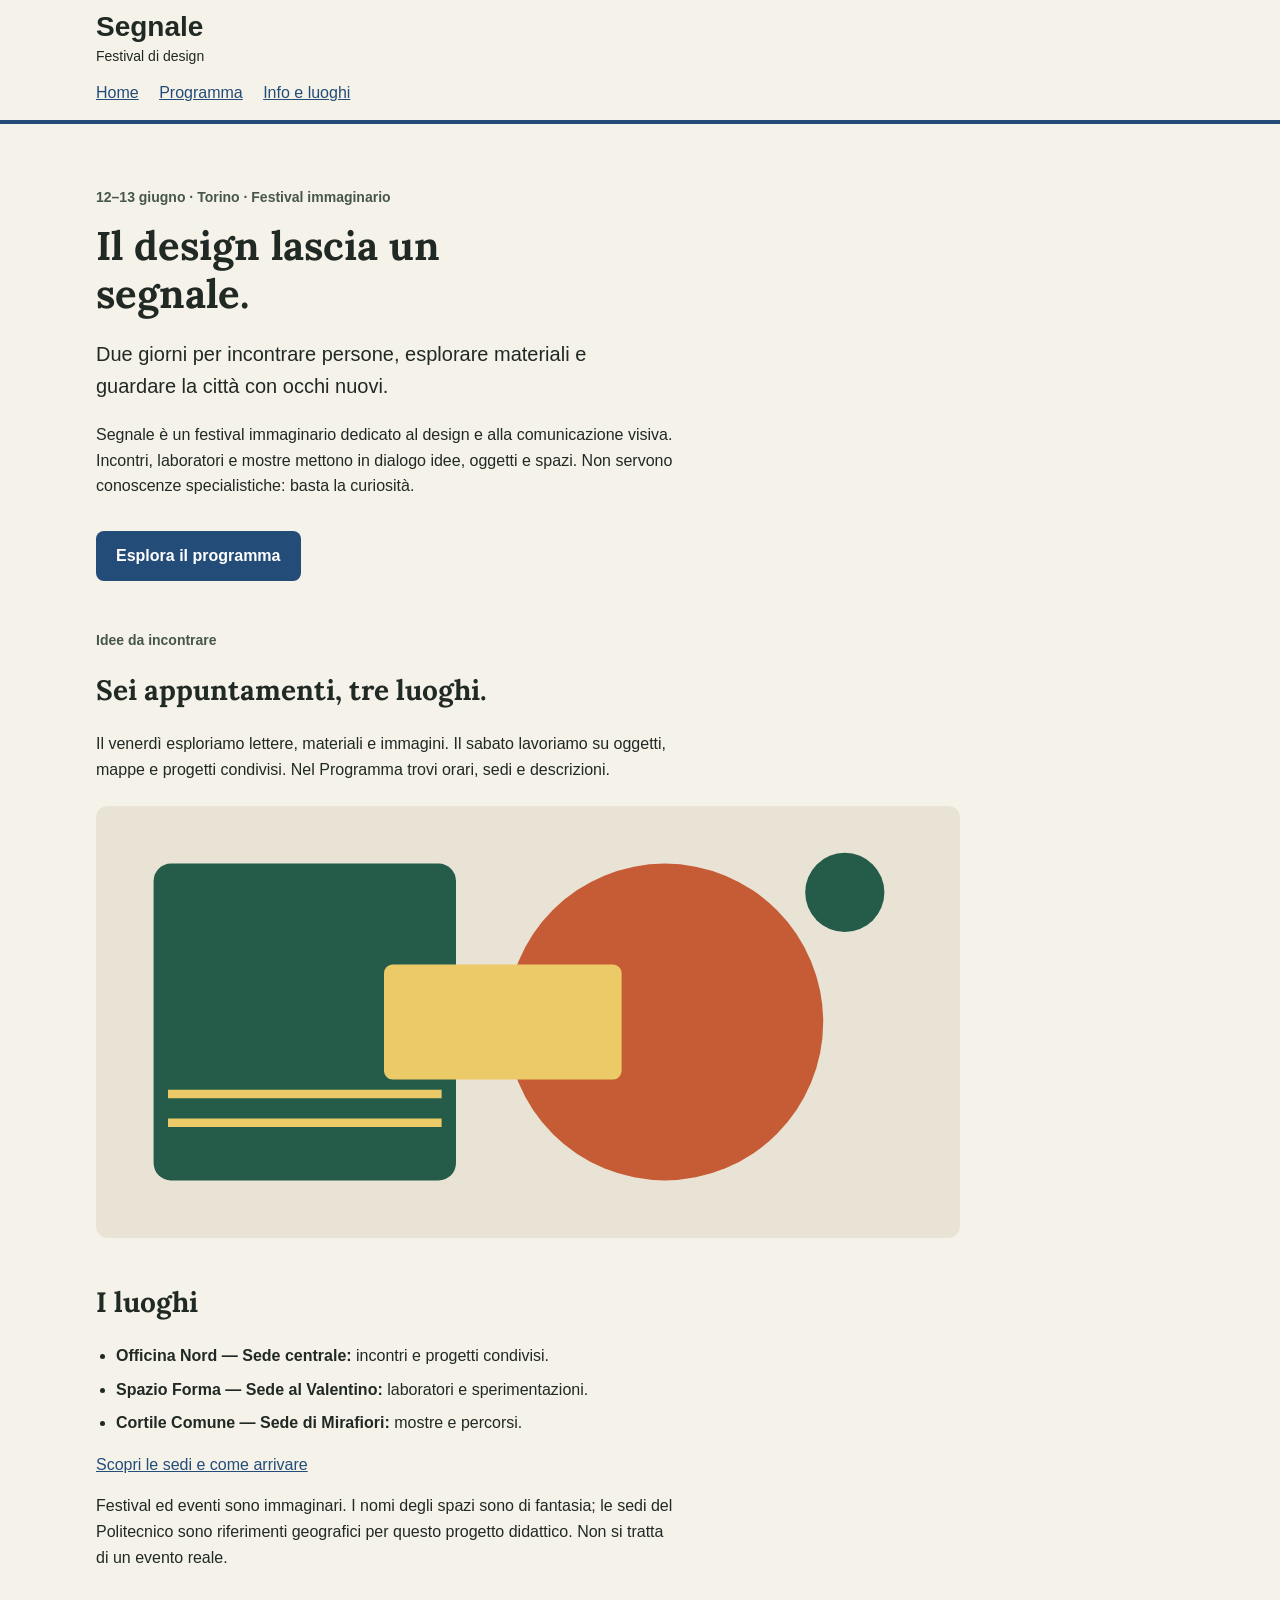
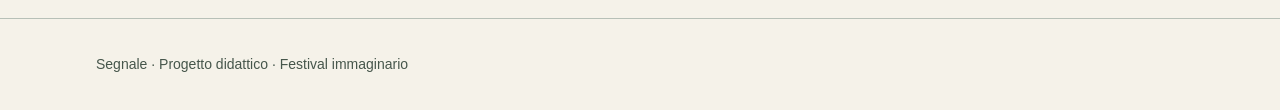
<file: index.html>
<!doctype html>
<html lang="it">
<head>
  <meta charset="utf-8">
  <meta name="viewport" content="width=device-width, initial-scale=1">
  <title>Segnale — Festival di design</title>
  <link rel="stylesheet"
    href="https://fonts.googleapis.com/css2?family=Lora:wght@400;700&amp;display=swap">
  <link rel="stylesheet" href="style.css">
</head>
<body>
  <a class="skip-link" href="#contenuto">Vai al contenuto</a>
  <header class="site-header">
    <div class="container">
      <a class="brand" href="index.html">Segnale<span>Festival di design</span></a>
      <nav>
        <a href="index.html">Home</a>
        <a href="programma.html">Programma</a>
        <a href="info.html">Info e luoghi</a>
      </nav>
    </div>
  </header>

  <main id="contenuto" class="container">
    <section class="intro">
      <p class="eyebrow">12–13 giugno · Torino · Festival immaginario</p>
      <h1 id="titolo-home">Il design lascia un segnale.</h1>
      <p class="lead">Due giorni per incontrare persone, esplorare materiali e guardare la città con occhi nuovi.</p>
      <p class="reading-text">Segnale è un festival immaginario dedicato al design e alla comunicazione visiva. Incontri, laboratori e mostre mettono in dialogo idee, oggetti e spazi. Non servono conoscenze specialistiche: basta la curiosità.</p>
      <a class="button-link" href="programma.html">Esplora il programma</a>
    </section>

    <section class="content-section">
      <p class="eyebrow">Idee da incontrare</p>
      <h2 id="titolo-festival">Sei appuntamenti, tre luoghi.</h2>
      <p class="reading-text">Il venerdì esploriamo lettere, materiali e immagini. Il sabato lavoriamo su oggetti, mappe e progetti condivisi. Nel Programma trovi orari, sedi e descrizioni.</p>
      <img class="festival-image" src="assets/festival.svg" alt="Composizione geometrica di cerchi e rettangoli nei colori del festival" width="1200" height="600">
    </section>

    <section class="content-section">
      <h2 id="titolo-luoghi">I luoghi</h2>
      <ul class="venues">
        <li><strong>Officina Nord — Sede centrale:</strong> incontri e progetti condivisi.</li>
        <li><strong>Spazio Forma — Sede al Valentino:</strong> laboratori e sperimentazioni.</li>
        <li><strong>Cortile Comune — Sede di Mirafiori:</strong> mostre e percorsi.</li>
      </ul>
      <p><a href="info.html">Scopri le sedi e come arrivare</a></p>
      <p class="reading-text">Festival ed eventi sono immaginari. I nomi degli spazi sono di fantasia; le sedi del Politecnico sono riferimenti geografici per questo progetto didattico. Non si tratta di un evento reale.</p>
    </section>
  </main>

  <footer class="site-footer"><div class="container"><p>Segnale · Progetto didattico · Festival immaginario</p></div></footer>
</body>
</html>
</file>
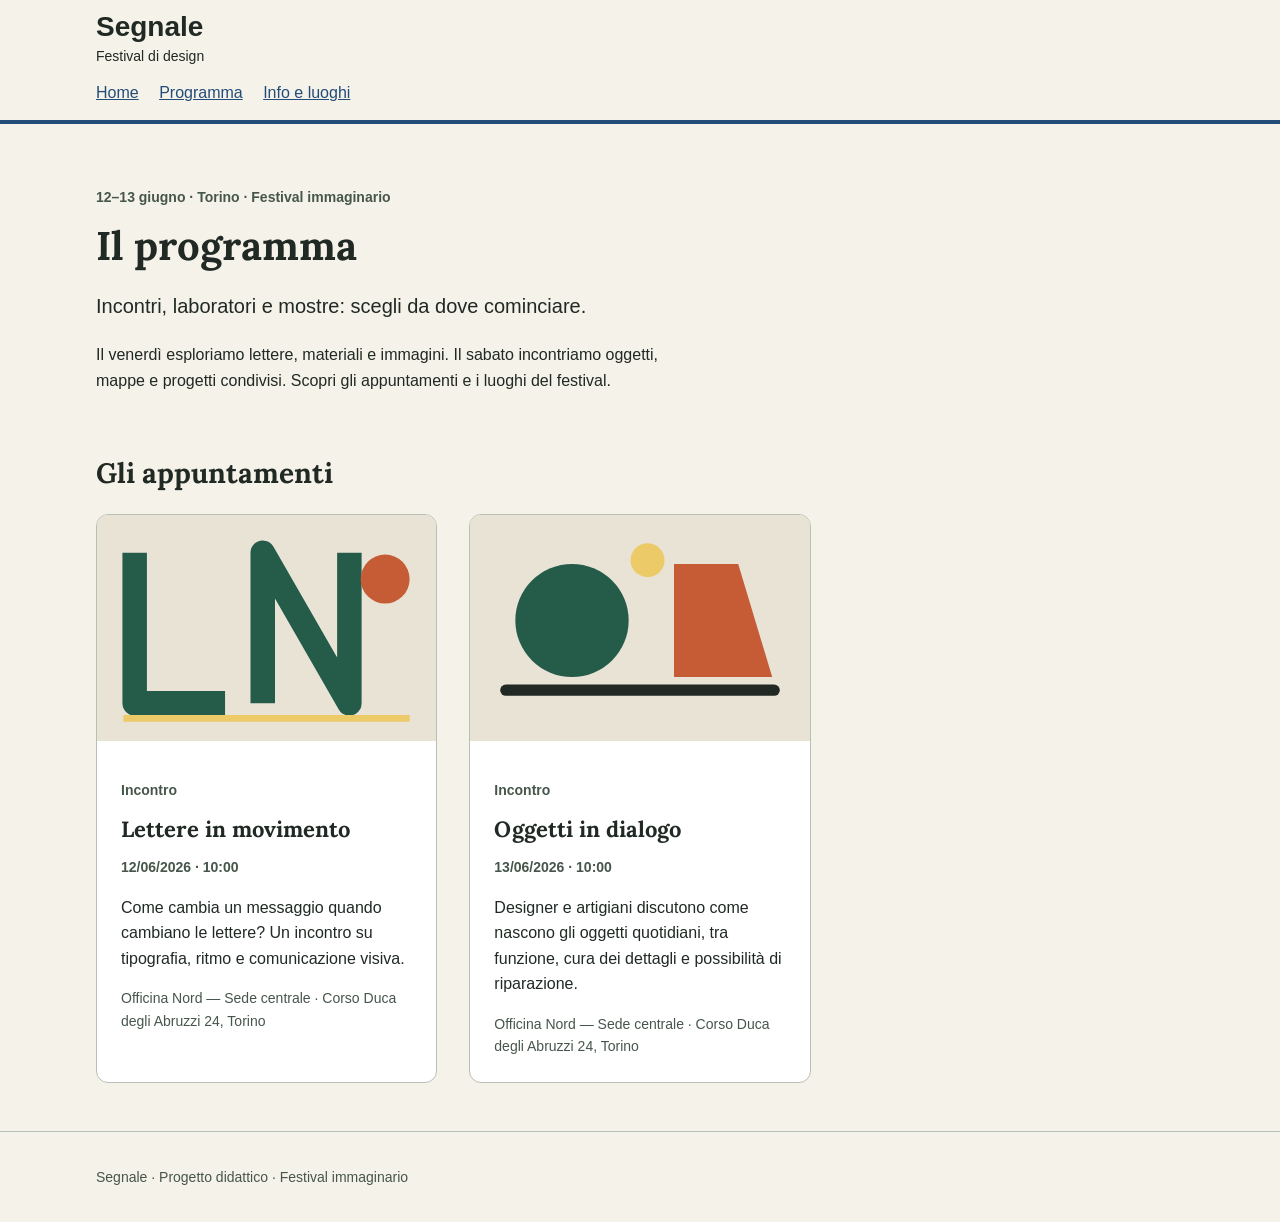
<file: programma.html>
<!doctype html>
<html lang="it">
<head>
  <meta charset="utf-8">
  <meta name="viewport" content="width=device-width, initial-scale=1">
  <title>Programma — Segnale</title>
  <link rel="stylesheet"
    href="https://fonts.googleapis.com/css2?family=Lora:wght@400;700&amp;display=swap">
  <link rel="stylesheet" href="style.css">
</head>
<body>
  <a class="skip-link" href="#contenuto">Vai al contenuto</a>
  <header class="site-header">
    <div class="container">
      <a class="brand" href="index.html">Segnale<span>Festival di design</span></a>
      <nav>
        <a href="index.html">Home</a>
        <a href="programma.html">Programma</a>
        <a href="info.html">Info e luoghi</a>
      </nav>
    </div>
  </header>

  <main id="contenuto" class="container">
    <section class="intro">
      <p class="eyebrow">12–13 giugno · Torino · Festival immaginario</p>
      <h1 id="titolo-programma">Il programma</h1>
      <p class="lead">Incontri, laboratori e mostre: scegli da dove cominciare.</p>
      <p class="reading-text">Il venerdì esploriamo lettere, materiali e immagini. Il sabato incontriamo oggetti, mappe e progetti condivisi. Scopri gli appuntamenti e i luoghi del festival.</p>
    </section>

    <section class="content-section">
      <h2 id="titolo-eventi">Gli appuntamenti</h2>
        <p id="stato-programma">Caricamento del programma…</p>
      <div class="event-grid" id="elenco-eventi"></div>

    </section>
  </main>

  <footer class="site-footer"><div class="container"><p>Segnale · Progetto didattico · Festival immaginario</p></div></footer>
  <script src="programma.js"></script>
</body>
</html>
</file>
<file: style.css>
/* Segnale: esempio completo della consegna su Home e Programma. */

/* Valori condivisi: le regole interessate li richiamano con var(). */
:root {
  --colore-primario: #234c78;
  --colore-primario-scuro: #163454;
  --colore-sfondo: #f5f2e9;
  --colore-testo: #202923;
  --font-testo: Arial, Helvetica, sans-serif;
  --font-titoli: "Lora", Georgia, "Times New Roman", serif;
}

* {
  box-sizing: border-box;
}

body {
  margin: 0;
  background: var(--colore-sfondo);
  color: var(--colore-testo);
  font-family: var(--font-testo);
  font-size: 1rem;
  line-height: 1.6;
}

a {
  color: var(--colore-primario);
}

a:hover {
  text-decoration: underline;
}

a:focus {
  outline: 3px solid var(--colore-testo);
}

.container {
  width: 92%;
  max-width: 68rem;
  margin: 0 auto;
}

/* Il fondo opaco mantiene il contrasto durante lo scorrimento.
   z-index tiene l'intestazione davanti a galleria e mappa. */
.site-header {
  position: sticky;
  top: 0;
  z-index: 10;
  background: var(--colore-sfondo);
  padding: 0.625rem 0;
  border-bottom: 4px solid var(--colore-primario);
}

.brand {
  display: inline-block;
  color: var(--colore-testo);
  font-size: 1.75rem;
  font-weight: bold;
  line-height: 1.2;
  text-decoration: none;
}

.brand span {
  display: block;
  margin-top: 0.25rem;
  font-size: 0.875rem;
  font-weight: normal;
}

nav {
  margin-top: 0.5rem;
}

/* Menu semplice: i collegamenti vanno a capo se manca spazio. */
nav a {
  display: inline-block;
  margin-right: 1rem;
  padding: 0.25rem 0;
}


.intro {
  padding: 3rem 0 1rem;
}

.eyebrow,
.event-meta {
  color: #46564b;
  font-size: 0.875rem;
  font-weight: bold;
}

h1,
h2,
h3 {
  font-family: var(--font-titoli);
  line-height: 1.2;
}

h1 {
  max-width: 18ch;
  margin: 0.75rem 0 1.25rem;
  font-size: 2.5rem;
}

h2 {
  font-size: 1.75rem;
}

h3 {
  margin: 0.5rem 0 0.75rem;
  font-size: 1.375rem;
}

.lead {
  max-width: 48ch;
  font-size: 1.25rem;
}

.reading-text {
  max-width: 65ch;
}

.button-link {
  display: inline-block;
  margin-top: 1rem;
  padding: 0.75rem 1.25rem;
  border-radius: 0.5rem;
  background: var(--colore-primario);
  color: #ffffff;
  font-weight: bold;
  text-decoration: none;
}

.button-link:hover {
  background: var(--colore-primario-scuro);
}

.content-section {
  margin: 2rem 0 3rem;
}

.festival-image {
  display: block;
  width: 100%;
  max-width: 54rem;
  height: auto;
  margin-top: 1.5rem;
  border-radius: 0.75rem;
}

.venues {
  padding-left: 1.25rem;
}

.venues li {
  margin-bottom: 0.5rem;
}

/* Disposizione di base: una colonna. */
.event-grid {
  display: grid;
  grid-template-columns: 1fr;
  gap: 2rem;
}

.event-card {
  overflow: hidden;
  border: 1px solid #b7c0b7;
  border-radius: 0.75rem;
  background: #ffffff;
}

.event-card img {
  display: block;
  width: 100%;
  height: auto;
}

.event-body {
  padding: 1.5rem;
}

.event-place {
  margin-bottom: 0;
  color: #46564b;
  font-size: 0.875rem;
}

.site-footer {
  padding: 1.25rem 0;
  border-top: 1px solid #b7c0b7;
  color: #46564b;
  font-size: 0.875rem;
}

.skip-link {
  position: absolute;
  z-index: 20;
  top: -6rem;
  left: 1rem;
  padding: 0.75rem 1rem;
  background: #ffffff;
  color: var(--colore-testo);
}

.skip-link:focus {
  top: 1rem;
}

/* Da 600 px: due colonne. */
@media (min-width: 600px) {
  .event-grid {
    grid-template-columns: repeat(2, 1fr);
  }
}

/* Da 1024 px: tre colonne. Questa regola segue quella da 600 px. */
@media (min-width: 1024px) {
  .event-grid {
    grid-template-columns: repeat(3, 1fr);
  }
}

/* Info e luoghi: componenti aggiunti al sito esistente. */
button {
  padding: 0.65rem 0.5rem;
  border: 2px solid var(--colore-primario);
  border-radius: 0.5rem;
  background: var(--colore-primario);
  color: #ffffff;
  font-family: var(--font-testo);
  font-size: 1rem;
  font-weight: bold;
  cursor: pointer;
}

button:hover {
  background: var(--colore-primario-scuro);
}

button:focus {
  outline: 3px solid var(--colore-testo);
}

.venue-gallery {
  max-width: 54rem;
}

.venue-swiper {
  width: 100%;
}

.venue-slide {
  margin: 0;
  overflow: hidden;
  border: 1px solid #b7c0b7;
  border-radius: 0.75rem;
  background: #ffffff;
}

.venue-slide img {
  display: block;
  width: 100%;
  height: auto;
}

.venue-slide figcaption {
  padding: 1.25rem;
}

.gallery-controls {
  display: grid;
  grid-template-columns: repeat(2, 1fr);
  gap: 0.75rem;
  margin-top: 1rem;
}

.gallery-count {
  margin: 0.75rem 0 0;
  text-align: center;
}

@media (max-width: 319px) {
  .gallery-label {
    font-size: 0;
  }
}

.map-container {
  margin: 1.5rem 0;
  overflow: hidden;
  border: 1px solid #b7c0b7;
  border-radius: 0.75rem;
  background: #ffffff;
}

.map-container iframe {
  display: block;
  width: 100%;
  height: 28rem;
  border: 0;
}

.venue-addresses {
  display: grid;
  grid-template-columns: 1fr;
  gap: 1.5rem;
}

.venue-address {
  padding: 1.25rem;
  border: 1px solid #b7c0b7;
  border-radius: 0.75rem;
}

.teaching-note {
  margin-top: 2rem;
}

@media (min-width: 768px) {
  .venue-addresses {
    grid-template-columns: repeat(3, 1fr);
  }
}
.meteo {
  max-width: 40rem;
  padding: 1.25rem;
  border: 1px solid #b7c0b7;
  border-radius: 0.75rem;
  background: #ffffff;
}

.meteo-valori {
  display: grid;
  grid-template-columns: repeat(auto-fit, minmax(12rem, 1fr));
  gap: 0.25rem 1.5rem;
}

.meteo-valori p {
  margin: 0;
}

.meteo-orario {
  grid-column: 1 / -1;
  color: #46564b;
  font-size: 0.875rem;
}

.meteo-nota,
.meteo-fonte {
  max-width: 65ch;
  font-size: 0.875rem;
}

.meteo-errore {
  margin: 0;
  color: #8b1e1e;
}
</file>
